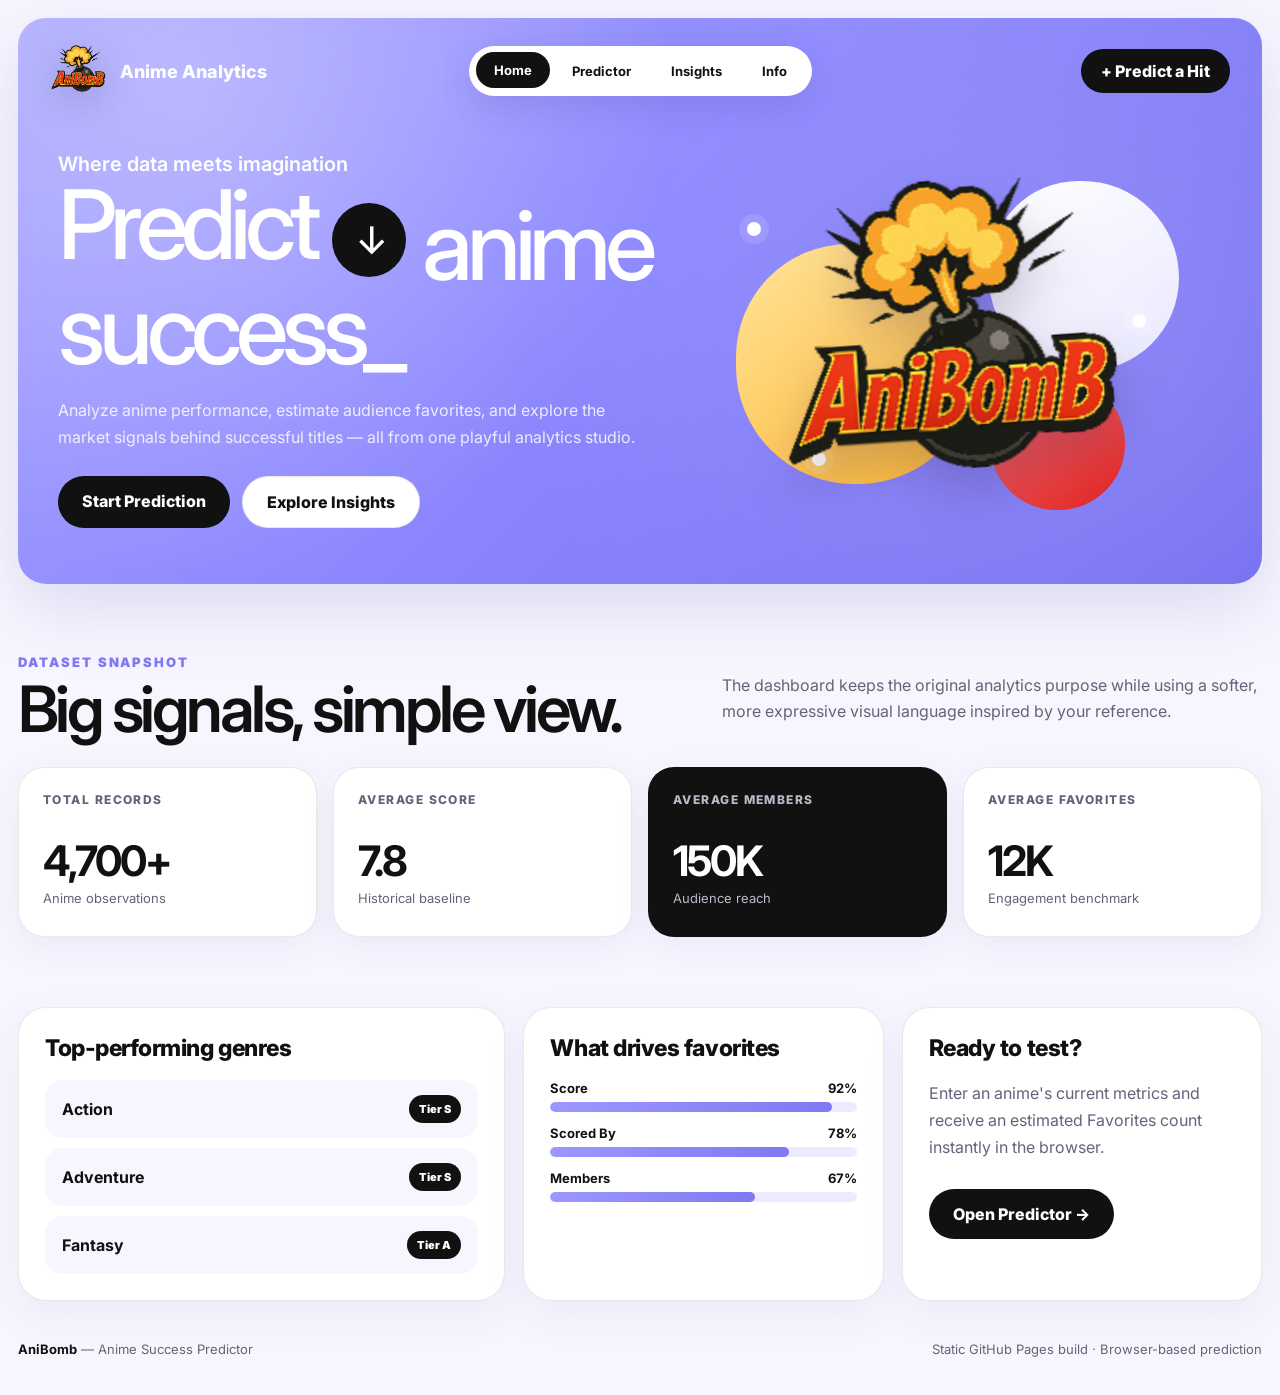
<file: index.html>
<!doctype html><html lang="en"><head><meta charset="utf-8"><meta name="viewport" content="width=device-width,initial-scale=1"><title>AniBomb — Anime Success Predictor</title><link rel="preconnect" href="https://fonts.googleapis.com"><link rel="preconnect" href="https://fonts.gstatic.com" crossorigin><link href="https://fonts.googleapis.com/css2?family=Inter:wght@400;500;600;700;800;900&display=swap" rel="stylesheet"><link rel="stylesheet" href="static/styles.css"></head><body><div class="page"><div class="shell"><section class="hero-shell"><div class="topbar"><a class="brand" href="index.html"><img src="static/logo.png" alt="AniBomb"><span>Anime Analytics</span></a><nav class="nav-pill"><a class="active" href="index.html">Home</a><a href="predictor.html">Predictor</a><a href="insight.html">Insights</a><a href="info.html">Info</a></nav><a class="client-btn" href="predictor.html">+ Predict a Hit</a></div><div class="hero"><div><div class="eyebrow">Where data meets imagination</div><h1>Predict <span class="accent"><span class="round-arrow">↓</span> anime</span> success_</h1><p class="hero-copy">Analyze anime performance, estimate audience favorites, and explore the market signals behind successful titles — all from one playful analytics studio.</p><div class="hero-actions"><a class="primary-btn" href="predictor.html">Start Prediction</a><a class="secondary-btn" href="insight.html">Explore Insights</a></div></div><div class="hero-art"><div class="bomb-orb orb1"></div><div class="bomb-orb orb2"></div><div class="bomb-orb orb3"></div><span class="spark s1"></span><span class="spark s2"></span><span class="spark s3"></span><img class="logo-stage" src="static/logo.png" alt="AniBomb logo"></div></div></section><section class="section reveal"><div class="section-head"><div><div class="kicker">Dataset snapshot</div><h2>Big signals, simple view.</h2></div><p>The dashboard keeps the original analytics purpose while using a softer, more expressive visual language inspired by your reference.</p></div><div class="grid-4"><div class="metric"><div class="label">Total Records</div><div class="value" data-count="4700" data-suffix="+">0</div><div class="note">Anime observations</div></div><div class="metric"><div class="label">Average Score</div><div class="value">7.8</div><div class="note">Historical baseline</div></div><div class="metric highlight"><div class="label">Average Members</div><div class="value">150K</div><div class="note">Audience reach</div></div><div class="metric"><div class="label">Average Favorites</div><div class="value">12K</div><div class="note">Engagement benchmark</div></div></div></section><section class="section reveal"><div class="three-col"><div class="content-card"><h3 class="card-title">Top-performing genres</h3><div class="genre-list"><div class="genre-row"><strong>Action</strong><span class="tier">Tier S</span></div><div class="genre-row"><strong>Adventure</strong><span class="tier">Tier S</span></div><div class="genre-row"><strong>Fantasy</strong><span class="tier">Tier A</span></div></div></div><div class="content-card"><h3 class="card-title">What drives favorites</h3><div class="mini-bars"><div><div class="bar-label"><span>Score</span><span>92%</span></div><div class="bar"><span style="width:92%"></span></div></div><div><div class="bar-label"><span>Scored By</span><span>78%</span></div><div class="bar"><span style="width:78%"></span></div></div><div><div class="bar-label"><span>Members</span><span>67%</span></div><div class="bar"><span style="width:67%"></span></div></div></div></div><div class="content-card"><h3 class="card-title">Ready to test?</h3><p style="color:var(--muted);line-height:1.7">Enter an anime's current metrics and receive an estimated Favorites count instantly in the browser.</p><a class="primary-btn" style="display:inline-block;margin-top:12px" href="predictor.html">Open Predictor →</a></div></div></section><footer class="footer"><div><strong>AniBomb</strong> — Anime Success Predictor</div><div>Static GitHub Pages build · Browser-based prediction</div></footer></div></div><script src="static/app.js"></script></body></html>
</file>
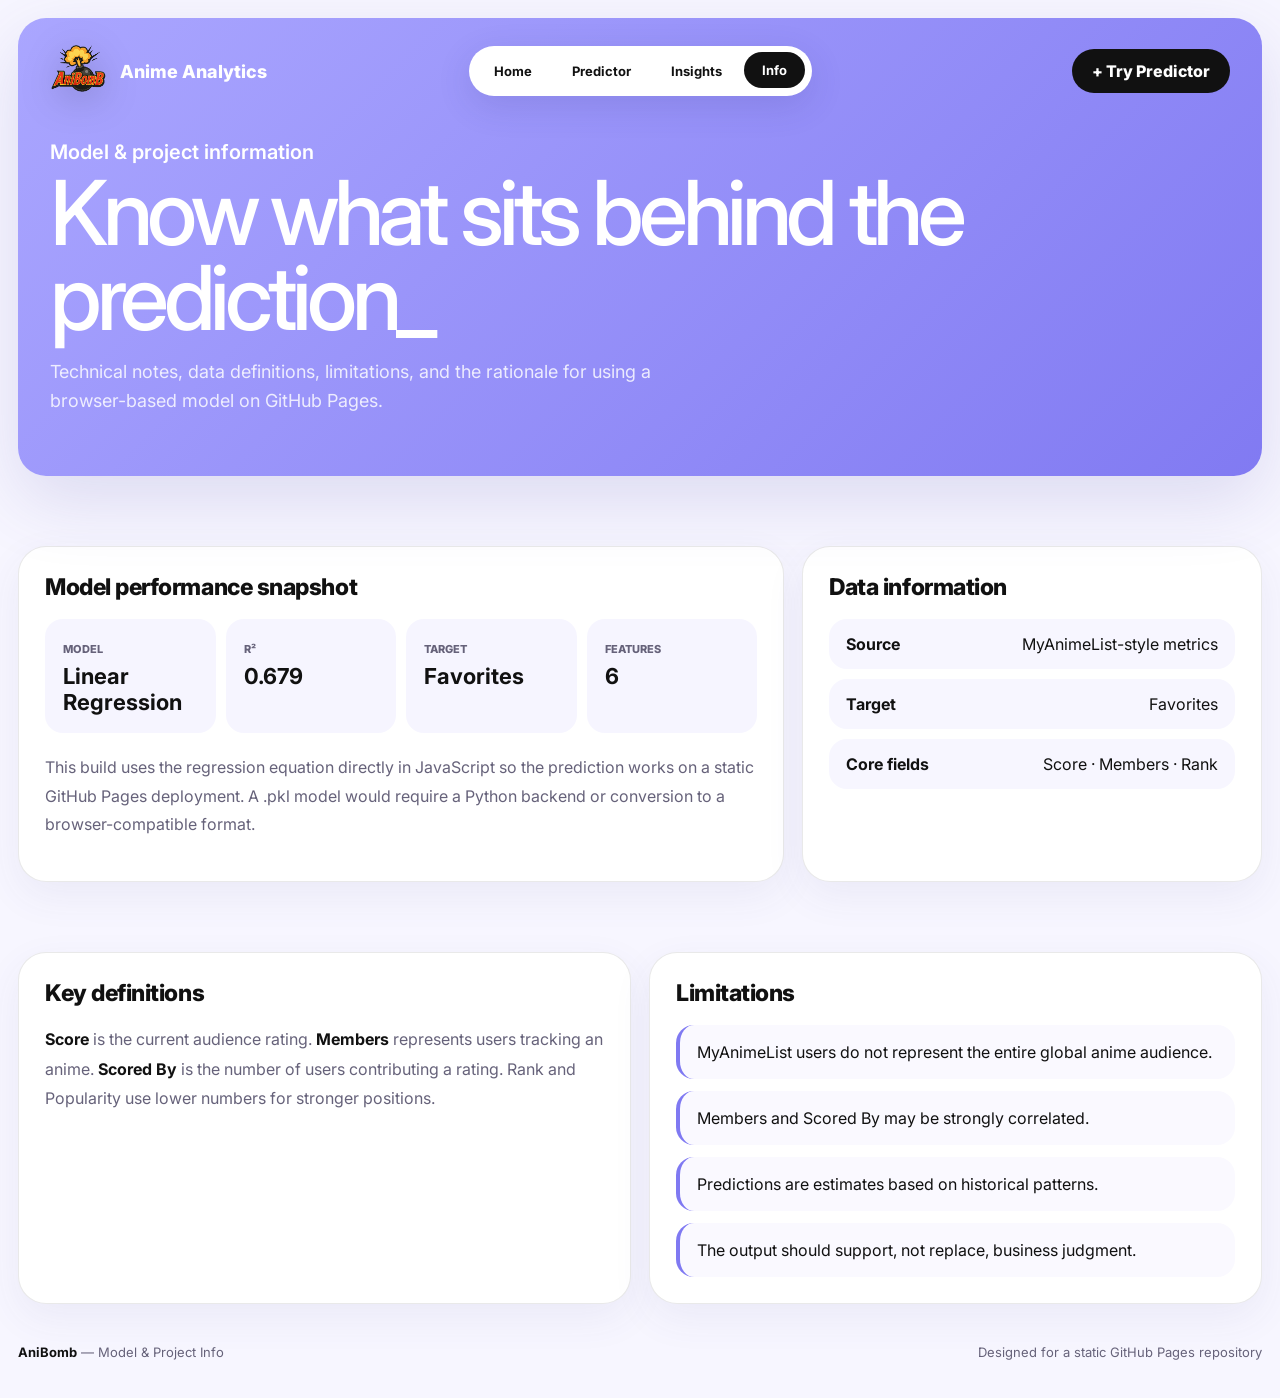
<file: info.html>
<!doctype html><html lang="en"><head><meta charset="utf-8"><meta name="viewport" content="width=device-width,initial-scale=1"><title>AniBomb — Model & Project Info</title><link href="https://fonts.googleapis.com/css2?family=Inter:wght@400;500;600;700;800;900&display=swap" rel="stylesheet"><link rel="stylesheet" href="static/styles.css"></head><body><div class="page"><div class="shell"><section class="subpage-hero"><div class="topbar" style="padding:0"><a class="brand" href="index.html"><img src="static/logo.png" alt="AniBomb"><span>Anime Analytics</span></a><nav class="nav-pill"><a href="index.html">Home</a><a href="predictor.html">Predictor</a><a href="insight.html">Insights</a><a class="active" href="info.html">Info</a></nav><a class="client-btn" href="predictor.html">+ Try Predictor</a></div><div class="subpage-title"><div class="eyebrow">Model & project information</div><h1>Know what sits behind the prediction_</h1><p>Technical notes, data definitions, limitations, and the rationale for using a browser-based model on GitHub Pages.</p></div></section><section class="section reveal"><div class="info-grid"><div class="content-card"><h3 class="card-title">Model performance snapshot</h3><div class="stat-strip"><div class="stat-box"><span>Model</span><strong>Linear Regression</strong></div><div class="stat-box"><span>R²</span><strong>0.679</strong></div><div class="stat-box"><span>Target</span><strong>Favorites</strong></div><div class="stat-box"><span>Features</span><strong>6</strong></div></div><p style="color:var(--muted);line-height:1.8">This build uses the regression equation directly in JavaScript so the prediction works on a static GitHub Pages deployment. A .pkl model would require a Python backend or conversion to a browser-compatible format.</p></div><div class="content-card"><h3 class="card-title">Data information</h3><div class="genre-list"><div class="genre-row"><strong>Source</strong><span>MyAnimeList-style metrics</span></div><div class="genre-row"><strong>Target</strong><span>Favorites</span></div><div class="genre-row"><strong>Core fields</strong><span>Score · Members · Rank</span></div></div></div></div></section><section class="section reveal"><div class="two-col"><div class="content-card"><h3 class="card-title">Key definitions</h3><p style="color:var(--muted);line-height:1.85"><strong style="color:#111">Score</strong> is the current audience rating. <strong style="color:#111">Members</strong> represents users tracking an anime. <strong style="color:#111">Scored By</strong> is the number of users contributing a rating. Rank and Popularity use lower numbers for stronger positions.</p></div><div class="content-card"><h3 class="card-title">Limitations</h3><div class="limit-list"><div class="limit">MyAnimeList users do not represent the entire global anime audience.</div><div class="limit">Members and Scored By may be strongly correlated.</div><div class="limit">Predictions are estimates based on historical patterns.</div><div class="limit">The output should support, not replace, business judgment.</div></div></div></div></section><footer class="footer"><div><strong>AniBomb</strong> — Model & Project Info</div><div>Designed for a static GitHub Pages repository</div></footer></div></div><script src="static/app.js"></script></body></html>
</file>
<file: static/styles.css>
:root{
  --bg:#f7f6ff;
  --lavender:#9c98ff;
  --lavender-2:#7f79f2;
  --lavender-3:#b8b4ff;
  --ink:#111111;
  --muted:#66627a;
  --white:#ffffff;
  --yellow:#ffbd38;
  --red:#ee2727;
  --line:rgba(17,17,17,.09);
  --shadow:0 24px 70px rgba(81,72,170,.16);
}
*{box-sizing:border-box}
html{scroll-behavior:smooth}
body{margin:0;background:var(--bg);color:var(--ink);font-family:'Inter',system-ui,-apple-system,BlinkMacSystemFont,'Segoe UI',sans-serif;min-height:100vh;overflow-x:hidden}
a{color:inherit;text-decoration:none}
button,input,select{font:inherit}
img{max-width:100%;display:block}
.page{min-height:100vh;padding:18px}
.shell{max-width:1440px;margin:0 auto}
.hero-shell{background:linear-gradient(135deg,#a7a5ff 0%,#8e89ff 46%,#716af0 100%);border-radius:28px;min-height:550px;position:relative;overflow:hidden;box-shadow:var(--shadow)}
.hero-shell:before{content:'';position:absolute;inset:-40%;background:radial-gradient(circle at 30% 30%,rgba(255,255,255,.28),transparent 28%),radial-gradient(circle at 70% 55%,rgba(255,255,255,.13),transparent 34%);animation:drift 14s ease-in-out infinite alternate}
@keyframes drift{to{transform:translate3d(4%,3%,0) scale(1.04)}}
.topbar{position:relative;z-index:20;display:grid;grid-template-columns:1fr auto 1fr;align-items:center;padding:24px 32px;gap:20px}
.brand{display:flex;align-items:center;gap:12px;font-weight:800;color:white}.brand img{width:58px;height:58px;object-fit:contain;filter:drop-shadow(0 8px 18px rgba(0,0,0,.18));animation:logoFloat 4s ease-in-out infinite}.brand span{font-size:18px}
@keyframes logoFloat{50%{transform:translateY(-5px) rotate(-1deg)}}
.nav-pill{background:white;border-radius:999px;padding:7px;display:flex;align-items:center;gap:4px;box-shadow:0 10px 35px rgba(45,40,121,.14)}
.nav-pill a{padding:10px 18px;border-radius:999px;font-size:13px;font-weight:700;transition:.22s ease}.nav-pill a:hover,.nav-pill a.active{background:#111;color:#fff;transform:translateY(-1px)}
.client-btn,.primary-btn,.secondary-btn{border:0;border-radius:999px;cursor:pointer;font-weight:800;transition:.22s ease;position:relative;overflow:hidden}.client-btn{justify-self:end;background:#111;color:#fff;padding:12px 20px}.primary-btn{background:#111;color:#fff;padding:15px 24px}.secondary-btn{background:#fff;color:#111;padding:15px 24px;border:1px solid rgba(17,17,17,.09)}
.client-btn:hover,.primary-btn:hover,.secondary-btn:hover{transform:translateY(-2px);box-shadow:0 12px 30px rgba(0,0,0,.16)}
.primary-btn:after,.client-btn:after{content:'';position:absolute;inset:0 auto 0 -70%;width:45%;background:linear-gradient(90deg,transparent,rgba(255,255,255,.35),transparent);transform:skewX(-22deg);transition:left .6s}.primary-btn:hover:after,.client-btn:hover:after{left:130%}
.hero{position:relative;z-index:5;display:grid;grid-template-columns:1.05fr .95fr;align-items:center;min-height:460px;padding:24px 40px 52px;gap:28px}
.eyebrow{font-size:20px;color:white;margin-bottom:6px;font-weight:600}.hero h1{font-size:clamp(58px,7.5vw,116px);line-height:.88;letter-spacing:-.065em;color:white;margin:0;max-width:760px;font-weight:500}.hero h1 .accent{display:inline-flex;align-items:center;gap:16px}.round-arrow{width:74px;height:74px;border-radius:50%;background:#111;color:#fff;display:inline-grid;place-items:center;font-size:38px;line-height:1;transform:translateY(-5px);animation:arrowBob 2.6s ease-in-out infinite}@keyframes arrowBob{50%{transform:translateY(4px)}}
.hero-copy{margin-top:25px;color:rgba(255,255,255,.84);max-width:580px;font-size:16px;line-height:1.7}.hero-actions{display:flex;gap:12px;margin-top:25px;flex-wrap:wrap}
.hero-art{position:relative;min-height:370px}.bomb-orb{position:absolute;border-radius:48% 52% 50% 50%;filter:blur(.1px);animation:floaty 6s ease-in-out infinite}.orb1{width:240px;height:240px;background:linear-gradient(145deg,#ffe49b,#ffb830);left:10%;top:24%}.orb2{width:190px;height:190px;background:linear-gradient(145deg,#fff,#e9e8ff);right:8%;top:7%;animation-delay:-2s}.orb3{width:135px;height:135px;background:linear-gradient(145deg,#ff7676,#df2020);right:18%;bottom:4%;animation-delay:-4s}@keyframes floaty{50%{transform:translateY(-16px) rotate(3deg)}}
.logo-stage{position:absolute;left:50%;top:50%;width:min(360px,70%);transform:translate(-50%,-50%) rotate(-4deg);filter:drop-shadow(0 24px 25px rgba(53,31,83,.23));z-index:5}
.spark{position:absolute;width:14px;height:14px;border-radius:50%;background:white;box-shadow:0 0 0 8px rgba(255,255,255,.12);animation:pulse 2s infinite}.spark.s1{top:18%;left:12%}.spark.s2{right:14%;top:43%;animation-delay:-.7s}.spark.s3{bottom:16%;left:24%;animation-delay:-1.3s}@keyframes pulse{50%{transform:scale(.55);opacity:.45}}
.section{padding:70px 0 0}.section-head{display:flex;align-items:end;justify-content:space-between;gap:24px;margin-bottom:26px}.kicker{font-size:13px;font-weight:900;letter-spacing:.15em;text-transform:uppercase;color:var(--lavender-2)}.section h2,.page-title{font-size:clamp(38px,5vw,72px);line-height:.98;letter-spacing:-.055em;margin:8px 0 0;font-weight:600}.section-head p{max-width:540px;color:var(--muted);line-height:1.65}
.grid-4{display:grid;grid-template-columns:repeat(4,1fr);gap:16px}.metric{background:white;border-radius:26px;padding:24px;min-height:170px;box-shadow:0 10px 35px rgba(68,60,142,.07);border:1px solid var(--line);transition:.28s}.metric:hover{transform:translateY(-7px) rotate(-.4deg);box-shadow:0 22px 50px rgba(68,60,142,.13)}.metric .label{font-size:12px;text-transform:uppercase;letter-spacing:.12em;color:var(--muted);font-weight:800}.metric .value{font-size:42px;margin-top:28px;font-weight:700;letter-spacing:-.05em}.metric .note{font-size:13px;color:var(--muted);margin-top:4px}.metric.highlight{background:#111;color:#fff}.metric.highlight .label,.metric.highlight .note{color:#bcb9c9}
.content-card{background:#fff;border-radius:28px;padding:26px;border:1px solid var(--line);box-shadow:0 14px 40px rgba(71,64,146,.07)}
.two-col{display:grid;grid-template-columns:1fr 1fr;gap:18px}.three-col{display:grid;grid-template-columns:1.15fr .85fr .85fr;gap:18px}
.card-title{font-size:23px;font-weight:800;letter-spacing:-.02em;margin:0 0 18px}.genre-list{display:grid;gap:10px}.genre-row{display:flex;align-items:center;justify-content:space-between;background:#f7f6ff;border-radius:18px;padding:15px 17px}.genre-row strong{font-size:16px}.tier{font-size:11px;font-weight:900;padding:7px 10px;border-radius:999px;background:#111;color:#fff}
.mini-bars{display:grid;gap:13px}.bar-label{display:flex;justify-content:space-between;font-size:13px;font-weight:700;margin-bottom:6px}.bar{height:10px;background:#ecebff;border-radius:999px;overflow:hidden}.bar span{display:block;height:100%;border-radius:inherit;background:linear-gradient(90deg,var(--lavender),var(--lavender-2));transform-origin:left;animation:barGrow 1.2s ease both}@keyframes barGrow{from{transform:scaleX(0)}}
.footer{padding:40px 0 20px;color:var(--muted);font-size:13px;display:flex;justify-content:space-between;gap:20px}.footer strong{color:#111}
.subpage-hero{background:linear-gradient(135deg,#aaa6ff,#817af2);border-radius:28px;padding:24px 32px 42px;color:#fff;box-shadow:var(--shadow);position:relative;overflow:hidden}.subpage-title{margin-top:40px;max-width:950px}.subpage-title h1{font-size:clamp(48px,7vw,96px);line-height:.95;letter-spacing:-.06em;margin:0;font-weight:500}.subpage-title p{font-size:18px;max-width:680px;line-height:1.6;color:rgba(255,255,255,.82)}
.form-grid{display:grid;grid-template-columns:repeat(2,1fr);gap:16px}.field label{display:block;font-size:12px;text-transform:uppercase;letter-spacing:.11em;font-weight:900;color:var(--muted);margin-bottom:8px}.field input,.field select{width:100%;border:1px solid #e2e0f0;background:#faf9ff;border-radius:16px;padding:15px 16px;outline:none;transition:.2s}.field input:focus,.field select:focus{border-color:var(--lavender-2);box-shadow:0 0 0 4px rgba(127,121,242,.12);transform:translateY(-1px)}
.predict-layout{display:grid;grid-template-columns:1.1fr .9fr;gap:18px}.result-card{background:#111;color:white;border-radius:28px;padding:28px;min-height:100%;position:relative;overflow:hidden}.result-card:after{content:'';position:absolute;width:220px;height:220px;border-radius:50%;right:-80px;top:-70px;background:radial-gradient(circle,#8f89ff,transparent 68%);opacity:.55}.result-label{color:#aaa5c4;text-transform:uppercase;letter-spacing:.12em;font-size:12px;font-weight:800}.prediction-number{font-size:clamp(54px,7vw,94px);font-weight:600;letter-spacing:-.06em;margin:18px 0 8px;position:relative;z-index:2}.result-meta{display:grid;grid-template-columns:1fr 1fr;gap:10px;margin-top:26px;position:relative;z-index:2}.result-meta div{background:#222;border-radius:18px;padding:14px}.result-meta span{display:block;color:#9d98b2;font-size:11px;text-transform:uppercase;letter-spacing:.1em}.result-meta strong{display:block;margin-top:5px}.result-active{animation:resultPulse .8s ease}@keyframes resultPulse{50%{transform:scale(1.012);box-shadow:0 0 45px rgba(139,132,255,.42)}}
.chart-wrap{height:320px;position:relative}.filters{display:flex;flex-wrap:wrap;gap:10px}.filters select{border:0;background:#fff;padding:12px 15px;border-radius:999px;box-shadow:0 8px 25px rgba(71,64,146,.08)}
.info-grid{display:grid;grid-template-columns:1.25fr .75fr;gap:18px}.stat-strip{display:grid;grid-template-columns:repeat(4,1fr);gap:10px;margin-bottom:20px}.stat-box{background:#f6f5ff;padding:18px;border-radius:18px}.stat-box span{font-size:11px;text-transform:uppercase;color:var(--muted);font-weight:800}.stat-box strong{display:block;font-size:22px;margin-top:6px}.limit-list{display:grid;gap:12px}.limit{background:#faf9ff;border-radius:18px;padding:17px;border-left:4px solid var(--lavender-2)}
.reveal{opacity:0;transform:translateY(24px);transition:opacity .7s ease,transform .7s ease}.reveal.is-visible{opacity:1;transform:none}
@media(max-width:980px){.topbar{grid-template-columns:1fr auto}.nav-pill{grid-column:1/-1;order:3;justify-self:center}.hero{grid-template-columns:1fr;padding:24px 28px 48px}.hero-art{min-height:300px}.grid-4{grid-template-columns:repeat(2,1fr)}.three-col,.info-grid,.predict-layout{grid-template-columns:1fr}.stat-strip{grid-template-columns:repeat(2,1fr)}}
@media(max-width:640px){.page{padding:10px}.hero-shell,.subpage-hero{border-radius:22px}.topbar{padding:18px;display:flex;flex-wrap:wrap}.brand span{display:none}.client-btn{margin-left:auto}.nav-pill{order:5;width:100%;overflow-x:auto;justify-content:flex-start}.nav-pill a{white-space:nowrap;padding:9px 13px}.hero{padding:18px}.hero h1{font-size:54px}.round-arrow{width:52px;height:52px;font-size:26px}.hero-art{min-height:250px}.grid-4,.two-col,.form-grid,.stat-strip{grid-template-columns:1fr}.section{padding-top:48px}.section-head{align-items:flex-start;flex-direction:column}.footer{flex-direction:column}.subpage-hero{padding:18px 18px 32px}.subpage-title{margin-top:25px}}
@media(prefers-reduced-motion:reduce){*,*:before,*:after{animation-duration:.01ms!important;animation-iteration-count:1!important;scroll-behavior:auto!important;transition-duration:.01ms!important}}

/* Workbook-synchronized Insights */
.insight-stat-strip{display:grid;grid-template-columns:repeat(4,1fr);gap:12px;margin:-2px 0 14px}
.insight-stat{background:#fff;border:1px solid var(--line);border-radius:22px;padding:18px 20px;box-shadow:0 10px 30px rgba(71,64,146,.06);transition:transform .24s ease,box-shadow .24s ease}
.insight-stat:hover{transform:translateY(-3px);box-shadow:0 16px 34px rgba(71,64,146,.11)}
.insight-stat span{display:block;font-size:11px;text-transform:uppercase;letter-spacing:.11em;color:var(--muted);font-weight:900}
.insight-stat strong{display:block;margin-top:7px;font-size:25px;letter-spacing:-.035em}
.filter-summary{margin:0 0 18px;padding:11px 15px;background:rgba(127,121,242,.08);border:1px solid rgba(127,121,242,.12);border-radius:16px;color:#625da5;font-size:13px;font-weight:700}
.genre-row .combo-copy{display:flex;flex-direction:column;gap:3px}
.genre-row .combo-meta{font-size:11px;color:var(--muted);font-weight:600}
.genre-row.empty{justify-content:center;text-align:center;color:var(--muted);min-height:72px}
.filters select{cursor:pointer;min-width:145px;transition:transform .2s ease,box-shadow .2s ease}
.filters select:hover{transform:translateY(-1px);box-shadow:0 11px 28px rgba(71,64,146,.12)}
.filters select:focus{outline:3px solid rgba(127,121,242,.16)}
@media(max-width:980px){.insight-stat-strip{grid-template-columns:repeat(2,1fr)}}
@media(max-width:640px){.insight-stat-strip{grid-template-columns:1fr 1fr}.insight-stat{padding:15px}.insight-stat strong{font-size:21px}.filters{width:100%}.filters select{flex:1 1 100%;width:100%}}


/* Navigation: keep inactive labels readable inside the white pill */
.nav-pill a,
.subpage-hero .nav-pill a,
.hero-shell .nav-pill a{
  color:#111111 !important;
}
.nav-pill a:hover,
.nav-pill a.active,
.subpage-hero .nav-pill a:hover,
.subpage-hero .nav-pill a.active,
.hero-shell .nav-pill a:hover,
.hero-shell .nav-pill a.active{
  background:#111111;
  color:#ffffff !important;
}

/* Exact workbook time-series forecast */
.forecast-card{overflow:hidden}
.forecast-head{align-items:center}
.forecast-description{color:var(--muted);line-height:1.75;max-width:900px;margin:-4px 0 22px}
.seasonality-pill{
  flex:0 0 auto;background:#111;color:#fff;border-radius:999px;
  padding:10px 16px;display:flex;align-items:center;gap:9px;
  box-shadow:0 10px 26px rgba(17,17,17,.12)
}
.seasonality-pill span{font-size:11px;text-transform:uppercase;letter-spacing:.1em;color:#bbb7cc;font-weight:800}
.seasonality-pill strong{font-size:13px}
.forecast-summary{
  display:grid;grid-template-columns:repeat(3,1fr);gap:10px;margin-bottom:18px
}
.forecast-summary>div{background:#f7f6ff;border-radius:18px;padding:14px 16px}
.forecast-summary span{display:block;font-size:10px;text-transform:uppercase;letter-spacing:.11em;color:var(--muted);font-weight:900}
.forecast-summary strong{display:block;margin-top:5px;font-size:17px}
.forecast-chart-wrap{
  height:410px;position:relative;background:linear-gradient(180deg,#fff,#fbfaff);
  border:1px solid var(--line);border-radius:22px;padding:14px
}
@media(max-width:640px){
  .forecast-summary{grid-template-columns:1fr}
  .forecast-chart-wrap{height:340px;padding:8px}
  .seasonality-pill{align-self:flex-start}
}
</file>
